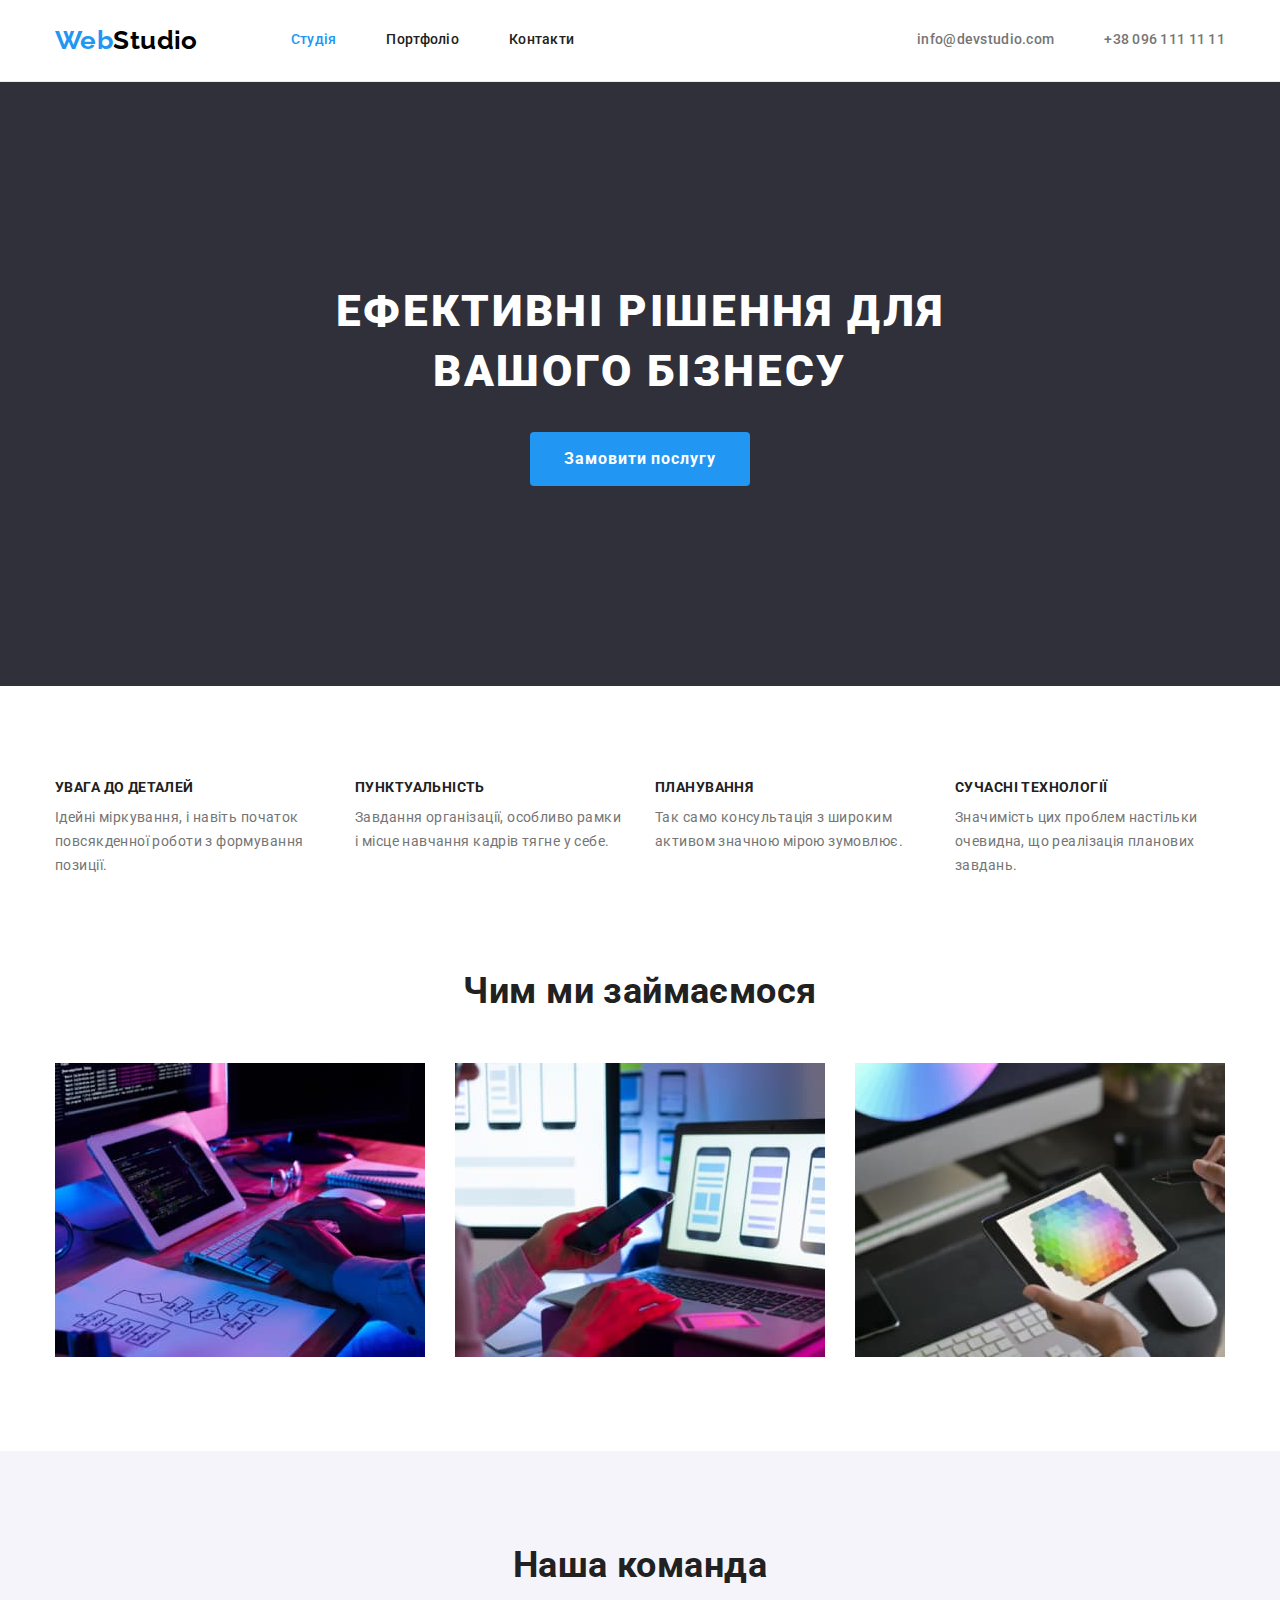
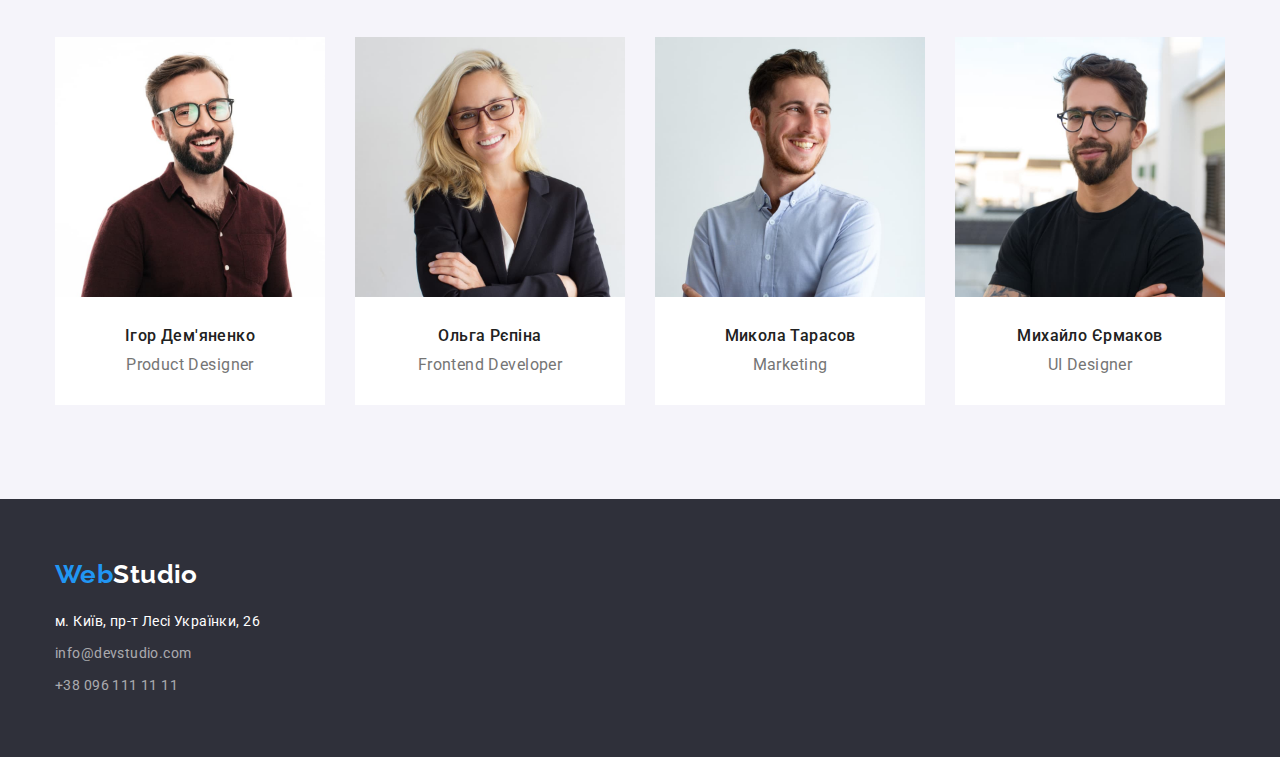
<file: index.html>
<!DOCTYPE html>
<html lang="uk">
	<head>
		<meta charset="UTF-8" />
		<meta http-equiv="X-UA-Compatible" content="IE=edge" />
		<meta name="viewport" content="width=device-width, initial-scale=1.0" />
		<title>WebStudio</title>
		<link rel="preconnect" href="https://fonts.googleapis.com" />
		<link rel="preconnect" href="https://fonts.gstatic.com" crossorigin />
		<link rel="stylesheet" href="https://cdnjs.cloudflare.com/ajax/libs/modern-normalize/1.1.0/modern-normalize.min.css" />
		<link
			href="https://fonts.googleapis.com/css2?family=Raleway:wght@700&family=Roboto:wght@400;500;700;900&display=swap"
			rel="stylesheet"
		/>
		<link rel="stylesheet" href="./css/styles.css" />
	</head>

	<body>
		<!-- Шапка сайту -->
		<header class="header">
			<div class="container nav-container">
				<nav class="nav-main">
					<a href="./index.html" class="logo"><span class="logo-style">Web</span>Studio</a>
					<ul class="nav-list">
						<li class="nav-item"><a href="./index.html" class="nav-link current">Студія</a></li>
						<li class="nav-item"><a href="./portfolio.html" class="nav-link">Портфоліо</a></li>
						<li class="nav-item"><a href="#" class="nav-link nlink">Контакти</a></li>
					</ul>
				</nav>
				<ul class="contact-list">
					<li class="contact-item"><a href="mailto:info@devstudio.com" class="nav-contact">info@devstudio.com</a></li>
					<li class="contact-item"><a href="tel:+380961111111" class="nav-contact">+38 096 111 11 11</a></li>
				</ul>
			</div>
		</header>
		<!-- Основний контент -->
		<main>
			<!-- Hero -->
			<section class="hero">
				<div class="container">
					<h1 class="hero-title">Ефективні рішення для вашого бізнесу</h1>
					<button type="button" class="hero btn">Замовити послугу</button>
				</div>
			</section>
			<!-- Features -->
			<section class="features section">
				<div class="container">
					<h2 class="hidden-tittle">Особливості</h2>
					<ul class="features-list">
						<li class="features-item">
							<h3 class="feature-title">УВАГА ДО ДЕТАЛЕЙ</h3>
							<p class="text">Ідейні міркування, і навіть початок повсякденної роботи з формування позиції.</p>
						</li>
						<li class="features-item">
							<h3 class="feature-title">ПУНКТУАЛЬНІСТЬ</h3>
							<p class="text">Завдання організації, особливо рамки і місце навчання кадрів тягне у себе.</p>
						</li>
						<li class="features-item">
							<h3 class="feature-title">ПЛАНУВАННЯ</h3>
							<p class="text">Так само консультація з широким активом значною мірою зумовлює.</p>
						</li>
						<li class="features-item">
							<h3 class="feature-title">СУЧАСНІ ТЕХНОЛОГІЇ</h3>
							<p class="text">Значимість цих проблем настільки очевидна, що реалізація планових завдань.</p>
						</li>
					</ul>
				</div>
			</section>
			<!-- What we do -->
			<section class="wwd section">
				<div class="container">
					<h2 class="wwd-title">Чим ми займаємося</h2>
					<ul class="wwd-list">
						<li class="wwd-item"><img src="images/whatwedo1.jpg" width="370" alt="Написання коду" /></li>
						<li class="wwd-item">
							<img src="images/whatwedo2.jpg" width="370" alt="Адаптація для мобільних пристроїв" />
						</li>
						<li class="wwd-item"><img class="image" src="images/whatwedo3.jpg" width="370" alt="Стилізація" /></li>
					</ul>
				</div>
			</section>
			<!-- Our team -->
			<section class="team section">
				<div class="container">
					<h2 class="team-title">Наша команда</h2>
					<ul class="team-list">
						<li class="team-member">
							<img src="images/colegue1.jpg" width="270" alt="Член команди №1" />
							<div class="member-info">
								<h3 class="colegue-name">Ігор Дем'яненко</h3>
								<p class="colegue-speciality">Product Designer</p>
							</div>
						</li>
						<li class="team-member">
							<img src="images/colegue2.jpg" width="270" alt="Член команди №2" />
							<div class="member-info">
								<h3 class="colegue-name">Ольга Рєпіна</h3>
								<p class="colegue-speciality">Frontend Developer</p>
							</div>
						</li>
						<li class="team-member">
							<img src="images/colegue3.jpg" width="270" alt="Член команди №3" />
							<div class="member-info">
								<h3 class="colegue-name">Микола Тарасов</h3>
								<p class="colegue-speciality">Marketing</p>
							</div>
						</li>
						<li class="team-member">
							<img src="images/colegue4.jpg" width="270" alt="Член команди №4" />
							<div class="member-info">
								<h3 class="colegue-name">Михайло Єрмаков</h3>
								<p class="colegue-speciality">UI Designer</p>
							</div>
						</li>
					</ul>
				</div>
			</section>
		</main>
		<!-- Підвал -->
		<footer class="footer">
			<div class="container">
				<a href="./index.html" class="logo"><span class="logo-style">Web</span>Studio</a>
				<address class="address">
					<ul class="address-list">
						<li class="address-item">
							<a href="https://goo.gl/maps/2UuTohdzLRWrKuVo7" class="address-link" target="_blank" rel="noopener noreferrer nofollow"
								>м. Київ, пр-т Лесі Українки, 26</a
							>
						</li>
						<li class="address-item"><a href="mailto:info@devstudio.com" class="footer-contact">info@devstudio.com</a></li>
						<li class="address-item"><a href="tel:+380961111111" class="footer-contact">+38 096 111 11 11</a></li>
					</ul>
				</address>
			</div>
		</footer>
	</body>
</html>
</file>
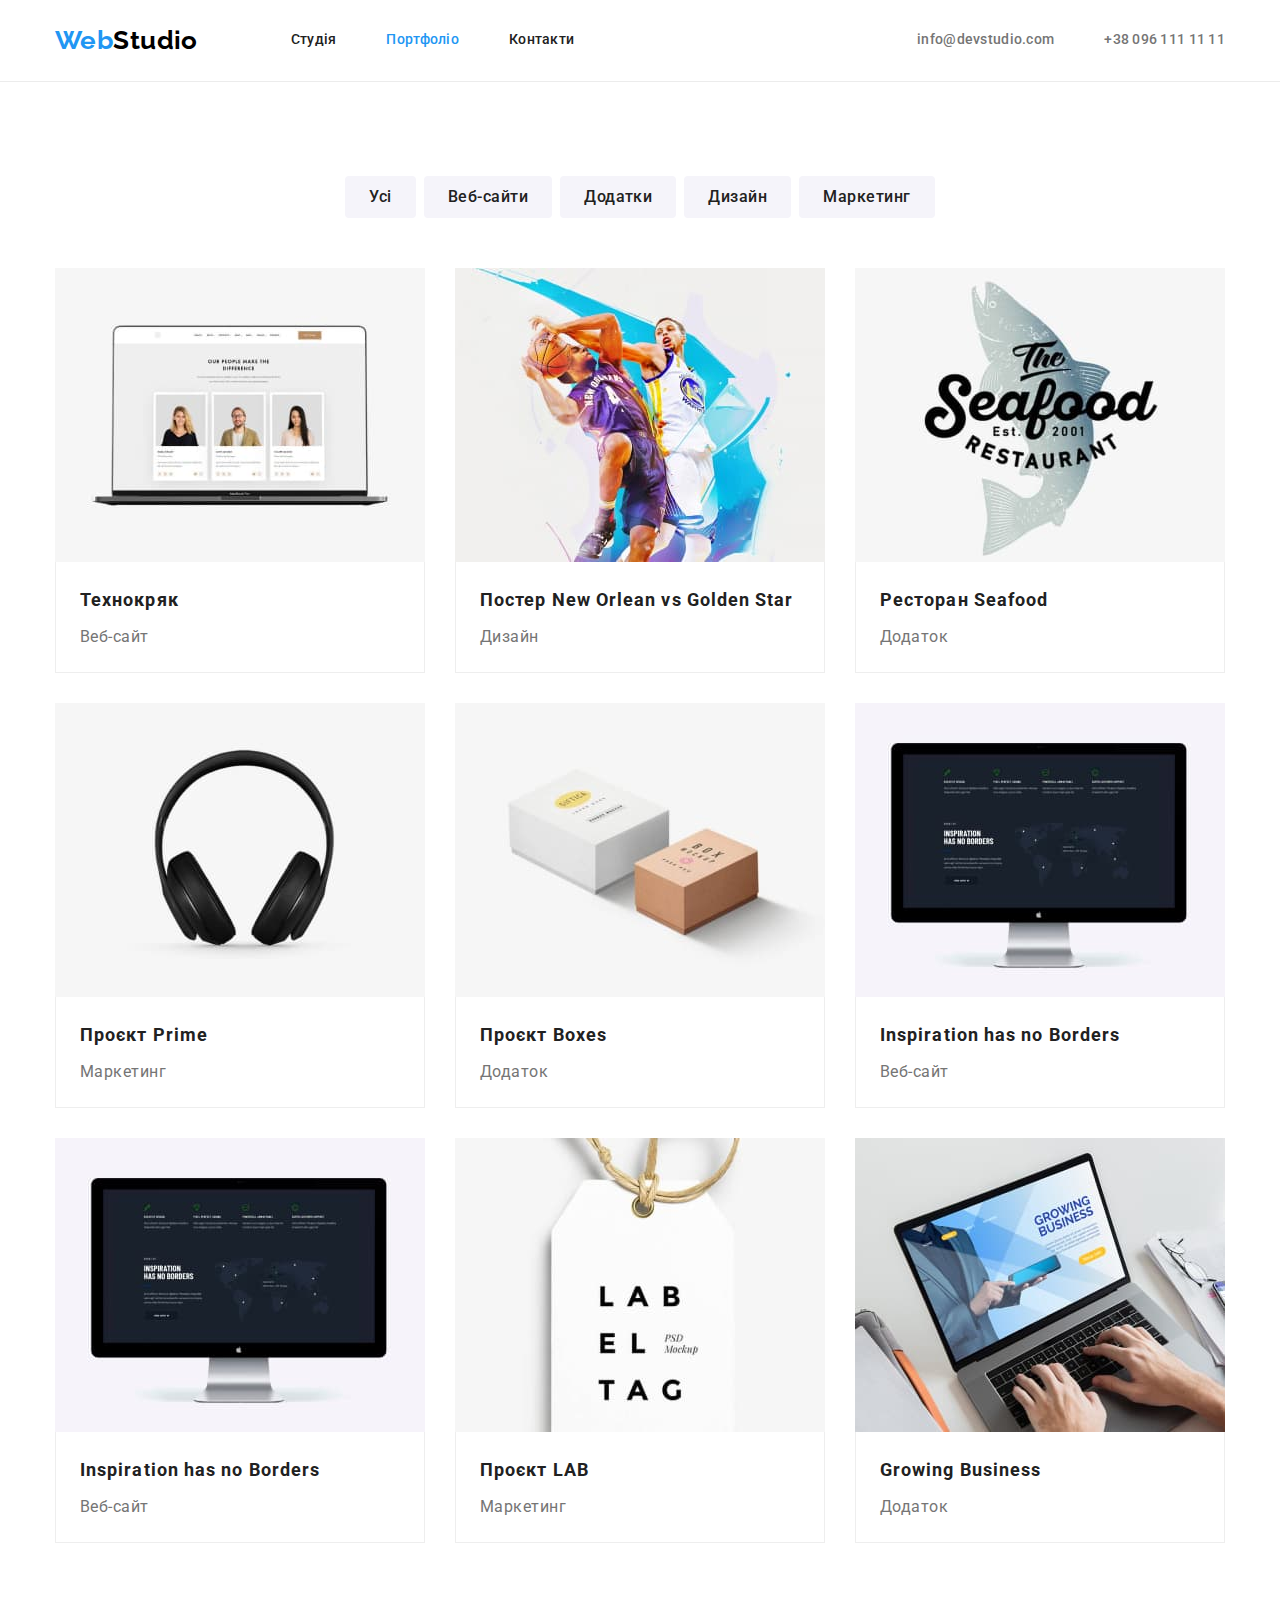
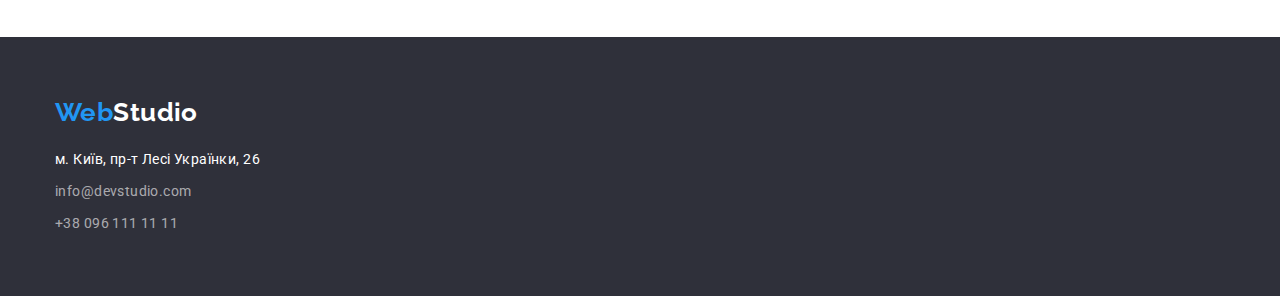
<file: portfolio.html>
<!DOCTYPE html>
<html lang="uk">
	<head>
		<meta charset="UTF-8" />
		<meta http-equiv="X-UA-Compatible" content="IE=edge" />
		<meta name="viewport" content="width=device-width, initial-scale=1.0" />
		<title>Portfolio</title>
		<link rel="preconnect" href="https://fonts.googleapis.com" />
		<link rel="preconnect" href="https://fonts.gstatic.com" crossorigin />
		<link rel="stylesheet" href="https://cdnjs.cloudflare.com/ajax/libs/modern-normalize/1.1.0/modern-normalize.min.css" />
		<link
			href="https://fonts.googleapis.com/css2?family=Raleway:wght@700&family=Roboto:wght@400;500;700;900&display=swap"
			rel="stylesheet"
		/>
		<link rel="stylesheet" href="./css/styles.css" />
	</head>

	<body>
		<!-- Шапка сайту -->
		<header class="header">
			<div class="container nav-container">
				<nav class="nav-main">
					<a href="./index.html" class="logo"><span class="logo-style">Web</span>Studio</a>
					<ul class="nav-list list">
						<li class="nav-item"><a href="./index.html" class="nav-link">Студія</a></li>
						<li class="nav-item"><a href="./portfolio.html" class="nav-link current">Портфоліо</a></li>
						<li class="nav-item"><a href="#" class="nav-link">Контакти</a></li>
					</ul>
				</nav>
				<ul class="contact-list list">
					<li class="contact-item"><a href="mailto:info@devstudio.com" class="nav-contact">info@devstudio.com</a></li>
					<li class="contact-item"><a href="tel:+380961111111" class="nav-contact">+38 096 111 11 11</a></li>
				</ul>
			</div>
		</header>
		<!-- Основний контент -->
		<main>
			<section class="projects section">
				<div class="container">
					<h1 class="hidden-tittle">Portfolio</h1>
					<ul class="filter-list">
						<li class="filter-item"><button type="button" class="filter btn">Усі</button></li>
						<li class="filter-item"><button type="button" class="filter btn">Веб-сайти</button></li>
						<li class="filter-item"><button type="button" class="filter btn">Додатки</button></li>
						<li class="filter-item"><button type="button" class="filter btn">Дизайн</button></li>
						<li class="filter-item"><button type="button" class="filter btn">Маркетинг</button></li>
					</ul>
					<ul class="project-list">
						<li class="project-item">
							<a href="#" class="project-link">
								<img src="./images/portfolio1.jpg" alt="Технокряк" width="370" />
								<div class="project-info">
									<h2 class="project-title">Технокряк</h2>
									<p class="project-description">Веб-сайт</p>
								</div>
							</a>
						</li>
						<li class="project-item">
							<a href="#" class="project-link">
								<img src="./images/portfolio2.jpg" alt="Постер New Orlean vs Golden Star" width="370" />
								<div class="project-info">
									<h2 class="project-title">Постер New Orlean vs Golden Star</h2>
									<p class="project-description">Дизайн</p>
								</div>
							</a>
						</li>
						<li class="project-item">
							<a href="#" class="project-link">
								<img src="./images/portfolio3.jpg" alt="Ресторан Seafood" width="370" />
								<div class="project-info">
									<h2 class="project-title">Ресторан Seafood</h2>
									<p class="project-description">Додаток</p>
								</div>
							</a>
						</li>
						<li class="project-item">
							<a href="#" class="project-link">
								<img src="./images/portfolio4.jpg" alt="Проєкт Prime" width="370" />
								<div class="project-info">
									<h2 class="project-title">Проєкт Prime</h2>
									<p class="project-description">Маркетинг</p>
								</div>
							</a>
						</li>
						<li class="project-item">
							<a href="#" class="project-link">
								<img src="./images/portfolio5.jpg" alt="Проєкт Boxes" width="370" />
								<div class="project-info">
									<h2 class="project-title">Проєкт Boxes</h2>
									<p class="project-description">Додаток</p>
								</div>
							</a>
						</li>
						<li class="project-item">
							<a href="#" class="project-link">
								<img src="./images/portfolio6.jpg" alt="Inspiration has no Borders" width="370" />
								<div class="project-info">
									<h2 class="project-title">Inspiration has no Borders</h2>
									<p class="project-description">Веб-сайт</p>
								</div>
							</a>
						</li>
						<li class="project-item">
							<a href="#" class="project-link">
								<img src="./images/portfolio6.jpg" alt="Inspiration has no Borders" width="370" />
								<div class="project-info">
									<h2 class="project-title">Inspiration has no Borders</h2>
									<p class="project-description">Веб-сайт</p>
								</div>
							</a>
						</li>
						<li class="project-item">
							<a href="#" class="project-link">
								<img src="./images/portfolio8.jpg" alt="Проєкт LAB" width="370" />
								<div class="project-info">
									<h2 class="project-title">Проєкт LAB</h2>
									<p class="project-description">Маркетинг</p>
								</div>
							</a>
						</li>
						<li class="project-item">
							<a href="#" class="project-link">
								<img src="./images/portfolio9.jpg" alt="Growing Business" width="370" />
								<div class="project-info">
									<h2 class="project-title">Growing Business</h2>
									<p class="project-description">Додаток</p>
								</div>
							</a>
						</li>
					</ul>
				</div>
			</section>
		</main>
		<!-- Підвал -->
		<footer class="footer">
			<div class="container">
				<a href="./index.html" class="logo"><span class="logo-style">Web</span>Studio</a>
				<address class="address">
					<ul class="address-list list">
						<li class="address-item">
							<a href="https://goo.gl/maps/2UuTohdzLRWrKuVo7" class="address-link" target="_blank" rel="noopener noreferrer nofollow"
								>м. Київ, пр-т Лесі Українки, 26</a
							>
						</li>
						<li class="address-item"><a href="mailto:info@devstudio.com" class="footer-contact">info@devstudio.com</a></li>
						<li class="address-item"><a href="tel:+380961111111" class="footer-contact">+38 096 111 11 11</a></li>
					</ul>
				</address>
			</div>
		</footer>
	</body>
</html>
</file>
<file: css/styles.css>
:root {
    --text-main-color: #212121;
    --paragraph-color: #757575;
    --accent-color: #2196F3;
    --page-main-color: #FFFFFF;
    --sec-background-color: #F5F4FA;
    --third-background-color: #2F303A;
    --logo-color: #000000;
    --footer-contact-color: rgba(255, 255, 255, 0.6);
    --btn-background-color: #188CE8;
    --prm-border-color: #ECECEC;
    --sec-border-color: #EEEEEE;
}

body {
    font-family: "Roboto", sans-serif;
    font-size: 14px;
    letter-spacing: 0.03em;
    color: var(--text-main-color);
    background-color: var(--page-main-color);
}

h1,
h2,
h3,
h4,
h5,
h6,
p {
    margin: 0;
}

img {
    display: block;
    max-width: 100%;
}

ul {
    margin: 0;
    padding: 0;
    list-style: none;
}

.container {
    width: 1200px;
    margin-left: auto;
    margin-right: auto;
    padding-left: 15px;
    padding-right: 15px;
}

.btn {
    cursor: pointer;
}

.section {
    padding-top: 94px;
    padding-bottom: 94px;
}

/* Header */

.header {
    border-bottom: 1px solid var(--prm-border-color);
}

.header .nav-container {
    display: flex;
}

.nav-container .nav-main {
    display: flex;
    align-items: center;
}

/* Nav-main */

.nav-main .logo {
    display: inline-block;
    padding-top: 25px;
    padding-bottom: 25px;
    margin-right: 93px;

    font-family: "Raleway", sans-serif;
    font-weight: 700;
    font-size: 26px;
    line-height: 1.19;
    text-decoration: none;
    text-align: center;

    color: var(--logo-color);
}

.logo-style {
    color: var(--accent-color);
}

.nav-main .nav-list {
    display: flex;
    align-items: center;
}

.nav-list .nav-item:not(:last-child) {
    margin-right: 50px;
}

.nav-item .nav-link {
    display: inline-block;
    padding-top: 32px;
    padding-bottom: 32px;

    text-decoration: none;
    font-weight: 500;
    line-height: 1.14;
    letter-spacing: 0.02em;

    color: var(--text-main-color);
}

.nav-item .nav-link:hover,
.nav-item .nav-link:focus,
.nav-item .nav-link.current {
    color: var(--accent-color);
}

/* Contact list */

.nav-container .contact-list {
    display: flex;
    margin-left: auto;
    align-items: center;
}

.contact-list .contact-item:not(:last-child) {
    margin-right: 50px;
}

.contact-item .nav-contact {
    display: inline-block;
    padding-top: 32px;
    padding-bottom: 32px;

    text-decoration: none;
    font-weight: 500;
    line-height: 1.14;
    letter-spacing: 0.02em;

    color: var(--paragraph-color);
}

.contact-item .nav-contact:hover,
.contact-item .nav-contact:focus {
    color: var(--accent-color);
}

/* Hero */

.hero {
    padding-top: 200px;
    padding-bottom: 200px;

    text-align: center;

    background-color: var(--third-background-color);
}

.hero .hero-title {
    margin: 0 auto 30px auto;
    max-width: 700px;

    font-weight: 900;
    font-size: 44px;
    line-height: 1.36;
    letter-spacing: 0.06em;
    text-transform: uppercase;

    color: var(--page-main-color);
}

.hero .hero.btn {
    display: inline-block;
    padding: 10px 32px;
    border-color: transparent;
    border-radius: 4px;

    font-family: inherit;
    font-weight: 700;
    font-size: 16px;
    line-height: 1.88;
    letter-spacing: 0.06em;

    color: var(--page-main-color);
    background-color: var(--accent-color);
}

.hero .hero.btn:hover,
.hero .hero.btn:focus {
    background-color: var(--btn-background-color);
}

/* Features */

.features.section {
    padding-bottom: 47px;
}

.hidden-tittle {
    position: absolute;
    width: 1px;
    height: 1px;
    margin: -1px;
    border: 0;
    padding: 0;
    white-space: nowrap;
    clip-path: inset(100%);
    clip: rect(0 0 0 0);
    overflow: hidden;
}

.features .features-list {
    display: flex;
}

.features-list .features-item {
    width: 270px;
}

.features-list .features-item:not(:last-child) {
    margin-right: 30px;
}

.features-item .feature-title {
    margin-bottom: 10px;

    font-size: 14px;
    font-weight: 700;
    line-height: 1.14;
    text-transform: uppercase;

    color: var(--text-main-color)
}

.features-item .text {
    line-height: 1.71;

    color: var(--paragraph-color);
}

/* What we do */

.wwd.section {
    padding-top: 47px;
}

.wwd .wwd-title {
    margin-bottom: 50px;

    font-weight: 700;
    font-size: 36px;
    line-height: 1.16;
    text-align: center;

    color: var(--text-main-color);
}

.wwd .wwd-list {
    display: flex;
}

.wwd-list .wwd-item:not(:last-child) {
    margin-right: 30px;
}

/* Our team */

.team {
    background-color: var(--sec-background-color);
}

.team .team-title {
    margin-bottom: 50px;

    font-weight: 700;
    font-size: 36px;
    line-height: 1.16;
    text-align: center;

    color: var(--text-main-color);
}

.team .team-list {
    display: flex;
}

.team-list .team-member {
    background-color: var(--page-main-color);
}

.team-list .team-member:not(:last-child) {
    margin-right: 30px;
}

.team-member .member-info {
    padding-top: 30px;
    padding-bottom: 30px;

    text-align: center;
}

.team-member .colegue-name {
    margin-bottom: 10px;

    font-weight: 500;
    font-size: 16px;
    line-height: 1.18;

    color: var(--text-main-color);
}

.team-member .colegue-speciality {
    font-weight: 400;
    font-size: 16px;
    line-height: 1.18;

    color: var(--paragraph-color);
}

/* Projects */

.filter-list {
    display: flex;
    margin-bottom: 50px;
    justify-content: center;
}

.filter-list .filter-item:not(:last-child) {
    margin-right: 8px;
}

.filter-list .filter.btn {
    padding: 6px 22px;
    border-color: transparent;
    border-radius: 4px;

    font-family: inherit;
    font-weight: 500;
    font-size: 16px;
    line-height: 1.62;
    letter-spacing: 0.03em;

    color: var(--text-main-color);
    background-color: var(--sec-background-color)
}

.filter-list .filter.btn:hover,
.filter-list .filter.btn:focus {
    color: var(--page-main-color);
    background-color: var(--accent-color);
}

/* Projects list */

.project-list {
    display: flex;
    flex-wrap: wrap;
    gap: 30px;
}

/* .project-list .project-item {
    width: calc((100% - 60px) / 3);
}

.project-list .project-item:not(:nth-child(3n + 3)) {
    margin-right: 30px;
}

.project-list .project-item:not(:nth-last-child(-n + 3)) {
    margin-bottom: 30px;
} */

.project-item .project-link {
    text-decoration: none;
}

.project-item .project-info {
    padding: 20px 24px;
    border-right: 1px solid var(--sec-border-color);
    border-bottom: 1px solid var(--sec-border-color);
    border-left: 1px solid var(--sec-border-color);
}

.project-item .project-title {
    margin-bottom: 4px;

    font-weight: 700;
    font-size: 18px;
    line-height: 2;
    letter-spacing: 0.06em;

    color: var(--text-main-color);
}

.project-item .project-description {
    font-size: 16px;
    line-height: 1.88;
    letter-spacing: 0.03em;

    color: var(--paragraph-color);
}

/* Footer */

.footer {
    padding-top: 60px;
    padding-bottom: 60px;

    background-color: var(--third-background-color);
}

.footer .logo {
    display: inline-block;

    font-family: "Raleway", sans-serif;
    font-weight: 700;
    font-size: 26px;
    line-height: 1.19;
    text-decoration: none;

    color: var(--page-main-color);
}

.footer .address {
    margin-top: 20px;
}

.footer .address-list {
    font-style: normal;
}

.footer .address-item:not(:last-child) {
    margin-bottom: 8px;
}

.address-list .address-link {
    line-height: 1.71;
    text-decoration: none;

    color: var(--page-main-color);
}

.address-list .address-link:hover,
.address-list .address-link:focus {
    color: var(--accent-color);
}

.address-list .footer-contact {
    line-height: 1.71;
    text-decoration: none;

    color: var(--footer-contact-color);
}

.address-list .footer-contact:hover,
.address-list .footer-contact:focus {
    color: var(--accent-color);
}
</file>
